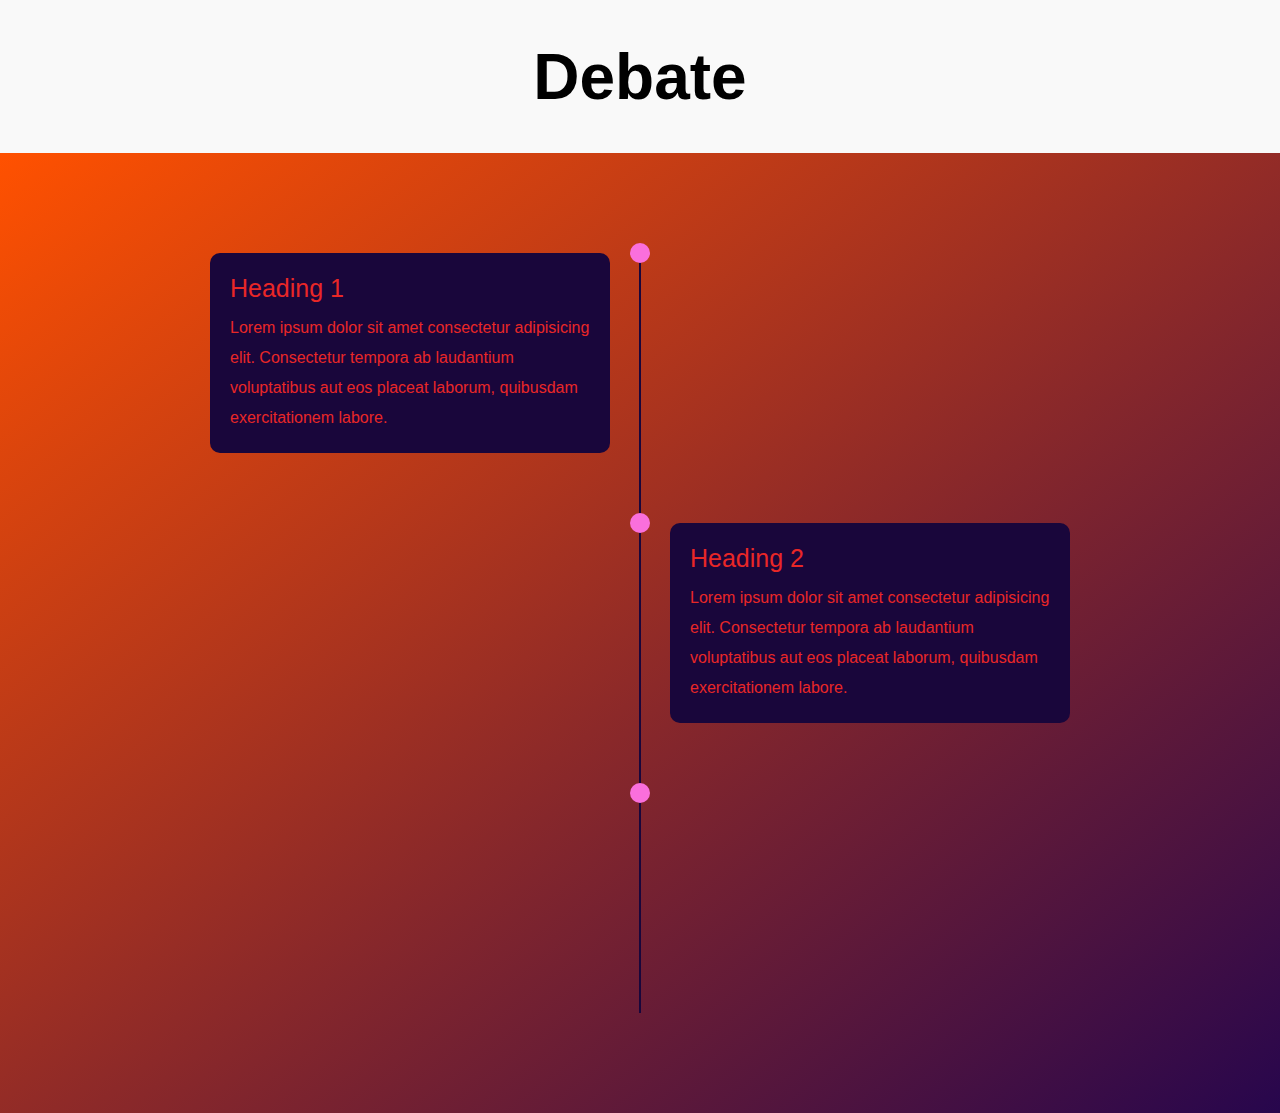
<file: New folder/Debate.html>
<!DOCTYPE html>
<html lang="en">
<head>
  <meta charset="UTF-8">
  <meta http-equiv="X-UA-Compatible" content="IE=edge">
  <meta name="viewport" content="width=device-width, initial-scale=1.0">
  <link rel="stylesheet" href="https://unpkg.com/aos@next/dist/aos.css" />
  <link rel="stylesheet" href="style.css">
</head>
<body>
  <section class="container-debate-head">
    <hr style="margin: auto; margin-top: -10%; margin-bottom: 10%;">
    <h1>Debate</h1>
  </section>
  <section>
    <div class="container-timeline">
      <div class="timeline">
        <ul>
          <li>
            <div class="timeline-css" data-aos="fade-right">
              <div class="timeline-content">
                <h2>Heading 1</h2>
                <p>Lorem ipsum dolor sit amet consectetur adipisicing elit. Consectetur tempora ab laudantium voluptatibus aut eos placeat laborum, quibusdam exercitationem labore.</p>
              </div>
            </div>
          </li>
          <li>
            <div class="timeline-css" data-aos="fade-left">
              <div class="timeline-content">
                <h2>Heading 2</h2>
                <p>Lorem ipsum dolor sit amet consectetur adipisicing elit. Consectetur tempora ab laudantium voluptatibus aut eos placeat laborum, quibusdam exercitationem labore.</p>
              </div>
            </div>
          </li>
          <li>
            <div class="timeline-css" data-aos="fade-right"">
              <div class="timeline-content">
                <h2>Heading 3</h2>
                <p>Lorem ipsum dolor sit amet consectetur adipisicing elit. Consectetur tempora ab laudantium voluptatibus aut eos placeat laborum, quibusdam exercitationem labore.</p>
              </div>
            </div>
          </li>
        </ul>
      </div>
    </div>
  </section>

  <script src="https://unpkg.com/aos@next/dist/aos.js"></script>
  <script>
    AOS.init({
      offset: 200,
      duration: 1400
    });
  </script>
</body>
</html>
</file>
<file: New folder/style.css>
@import url("https://fonts.googleapis.com/css2?family=Montserrat:wght@300;500&display=swap");

*{
    margin: 0;
    padding: 0;
    box-sizing: border-box;
}

html {
    font-family: "Montserrat";
  }

body{
    font-family: sans-serif;
    font-size: 1.3rem;
    background: #f9f9f9;
}

.container{
    max-width: 1100px;
    margin: auto;
    overflow: auto;
    padding: 0 2rem;
}

.main-header{
    height: 55vh;
    display: flex;
    flex-direction: column;
    align-items: center;
    justify-content: center;
    text-align: center;
    padding: 2rem;
}

.main-header h2{
    font-size: 4rem;
    margin-bottom: 2rem;
    line-height: 1.2;
}

.main-header h2 span {
    color: #b50d10;
}

.main-header p{
    font-size: 2rem;
    background-color: gray;
}

.card{
    display: grid;
    grid-template-columns: 1fr;
    grid-gap: 2rem;
    background-color: #f1f1f1;
    margin-bottom: 2rem;
}

.card h3 {
    margin-bottom: 2rem;
}

.card > div{
    padding: 2rem;
}

.nav-item{
    text-align: center;
    font-weight: normal;
    margin-right: 5px;
}

.container-debate-head{
    color: linear-gradient();
    margin: auto auto;
    padding: 3%;

}

.container-debate-head h1{
    color: black;
    text-align: center;
    font-size: 4rem;
}

.container-timeline {
  min-height: 100vh;
  width: 100%;
  display: flex;
  align-items: center;
  justify-content: center;
  padding: 100px 0;
  background-color: rgb(0, 4, 7);
  background: linear-gradient(to bottom right,#ff5100, #27064d);

}
.timeline {
  width: 80%;
  height: auto;
  max-width: 800px;
  margin: 0 auto;
  position: relative;
  
}

.timeline ul {
  list-style: none;
  
}
.timeline ul li {
  color: rgb(233, 39, 39);
}

.timeline ul li:last-child {
  margin-bottom: 0;
  
}

.timeline-css{
  background-color: #19063b;
  padding: 20px;
  border-radius: 10px;
  margin-bottom: 20px;
  
}

.timeline-content h2 {
  font-weight: 500;
  font-size: 25px;
  line-height: 30px;
  margin-bottom: 10px;
  
}
.timeline-content p {
  font-size: 16px;
  line-height: 30px;
  font-weight: 300;
}

.timeline-content .date {
  font-size: 12px;
  font-weight: 300;
  margin-bottom: 10px;
  letter-spacing: 2px;
}
@media only screen and (min-width: 768px) {
  .timeline:before {
    content: "";
    position: absolute;
    top: 0;
    left: 50%;
    transform: translateX(-50%);
    width: 2px;
    height: 100%;
    background-color: #19063b;
  }
  .timeline ul li {
    width: 50%;
    position: relative;
    margin-bottom: 50px;
  }
  .timeline ul li:nth-child(odd) {
    float: left;
    clear: right;
    transform: translateX(-30px);
    border-radius: 20px 0px 20px 20px;
  }
  .timeline ul li:nth-child(even) {
    float: right;
    clear: left;
    transform: translateX(30px);
    border-radius: 0px 20px 20px 20px;
  }
  .timeline ul li::before {
    content: "";
    position: absolute;
    height: 20px;
    width: 20px;
    border-radius: 50%;
    background-color: rgb(250, 111, 220);
    top: 0px;
  }
  .timeline ul li:nth-child(odd)::before {
    transform: translate(50%, -50%);
    right: -30px;
  }
  .timeline ul li:nth-child(even)::before {
    transform: translate(-50%, -50%);
    left: -30px;
  }
  .timeline-content .date {
    position: absolute;
    top: -30px;
  }
  .timeline ul li:hover::before {
    background-color: rgb(226, 17, 17);
  }

  @keyframes fadeInDown {
    0% {
       opacity: 0;
       transform: translateY(-20px);
    }
    100% {
       opacity: 1;
       transform: translateY(0);
    }
  } 

}
</file>
